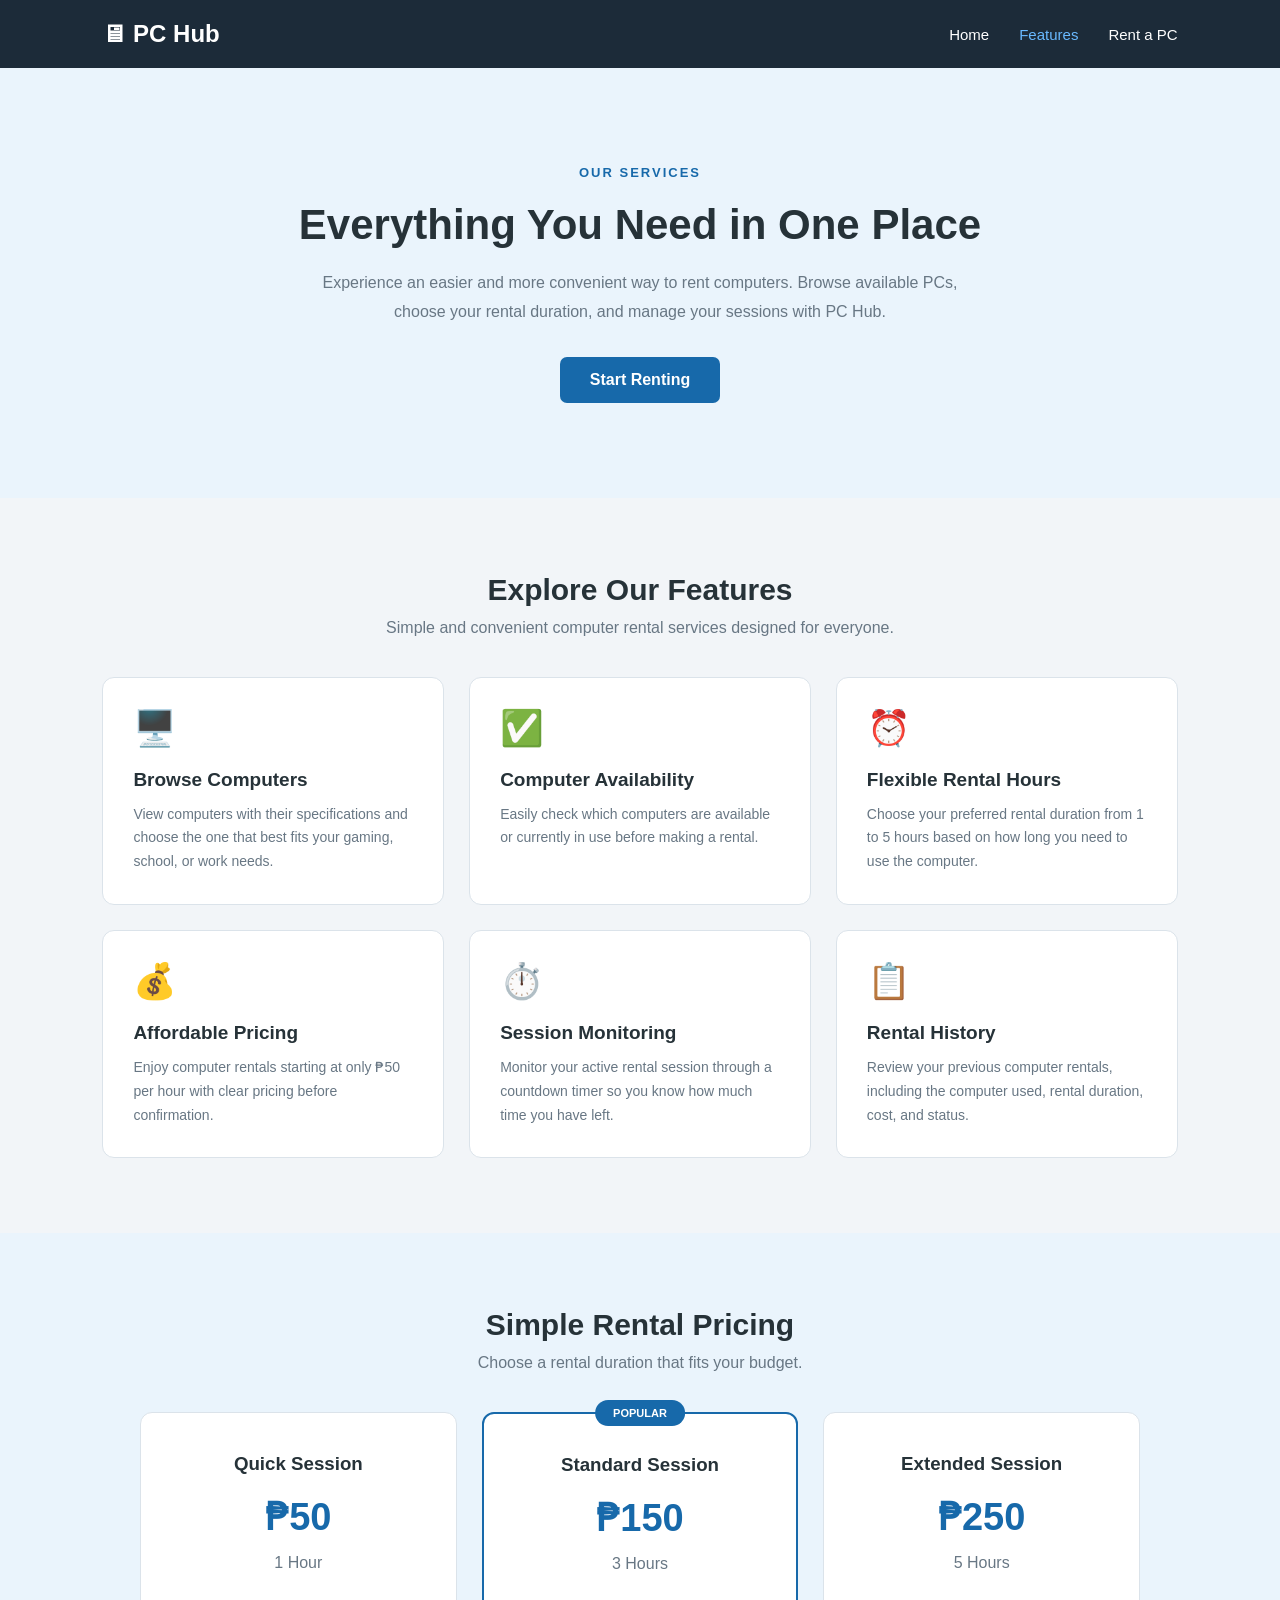
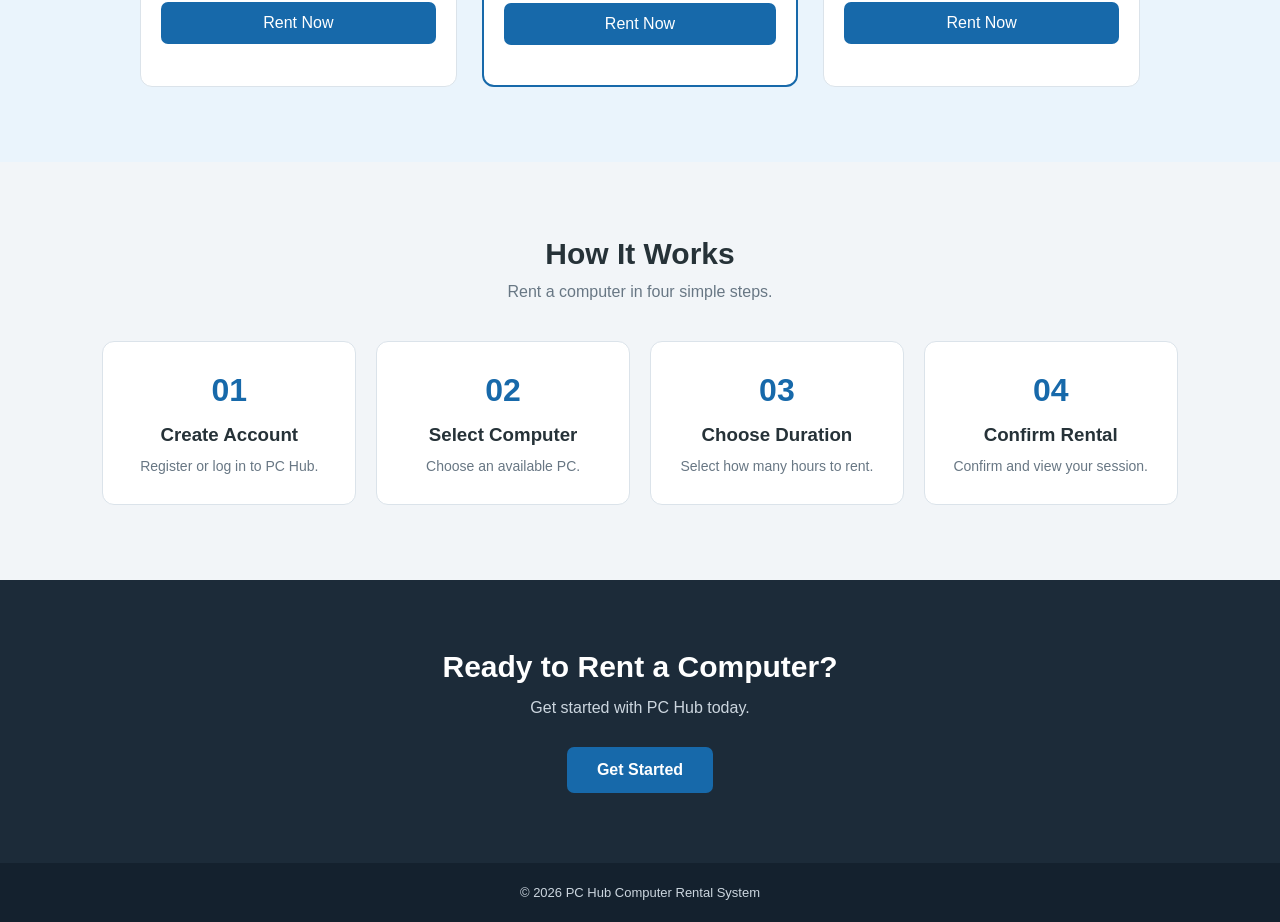
<file: features.html>
<!DOCTYPE html>
<html lang="en">
<head>
    <meta charset="UTF-8">
    <meta name="viewport" content="width=device-width, initial-scale=1.0">
    <title>Features | PC Hub</title>
    <link rel="stylesheet" href="features.css">
</head>
<body>

    <header class="navbar">
        <div class="logo">🖥 PC Hub</div>

        <nav>
            <a href="index.html">Home</a>
            <a href="features.html" class="active">Features</a>
            <a href="index.html">Rent a PC</a>
        </nav>
    </header>

    <section class="hero">
        <span class="tag">OUR SERVICES</span>

        <h1>Everything You Need in One Place</h1>

        <p>
            Experience an easier and more convenient way
            to rent computers. Browse available PCs,
            choose your rental duration, and manage
            your sessions with PC Hub.
        </p>

        <a href="index.html" class="main-btn">
            Start Renting
        </a>
    </section>

    <section class="features">
        <div class="section-title">
            <h2>Explore Our Features</h2>
            <p>
                Simple and convenient computer rental
                services designed for everyone.
            </p>
        </div>

        <div class="feature-grid">

            <div class="feature-card">
                <div class="icon">🖥️</div>
                <h3>Browse Computers</h3>
                <p>
                    View computers with their specifications
                    and choose the one that best fits your
                    gaming, school, or work needs.
                </p>
            </div>

            <div class="feature-card">
                <div class="icon">✅</div>
                <h3>Computer Availability</h3>
                <p>
                    Easily check which computers are
                    available or currently in use
                    before making a rental.
                </p>
            </div>

            <div class="feature-card">
                <div class="icon">⏰</div>
                <h3>Flexible Rental Hours</h3>
                <p>
                    Choose your preferred rental duration
                    from 1 to 5 hours based on how long
                    you need to use the computer.
                </p>
            </div>

            <div class="feature-card">
                <div class="icon">💰</div>
                <h3>Affordable Pricing</h3>
                <p>
                    Enjoy computer rentals starting
                    at only ₱50 per hour with
                    clear pricing before confirmation.
                </p>
            </div>

            <div class="feature-card">
                <div class="icon">⏱️</div>
                <h3>Session Monitoring</h3>
                <p>
                    Monitor your active rental session
                    through a countdown timer so you
                    know how much time you have left.
                </p>
            </div>

            <div class="feature-card">
                <div class="icon">📋</div>
                <h3>Rental History</h3>
                <p>
                    Review your previous computer rentals,
                    including the computer used,
                    rental duration, cost, and status.
                </p>
            </div>

        </div>
    </section>

    <section class="pricing">
        <div class="section-title">
            <h2>Simple Rental Pricing</h2>
            <p>Choose a rental duration that fits your budget.</p>
        </div>

        <div class="pricing-grid">

            <div class="price-card">
                <h3>Quick Session</h3>
                <div class="price">₱50</div>
                <p>1 Hour</p>
                <a href="index.html" class="price-btn">Rent Now</a>
            </div>

            <div class="price-card popular">
                <span class="popular-tag">POPULAR</span>
                <h3>Standard Session</h3>
                <div class="price">₱150</div>
                <p>3 Hours</p>
                <a href="index.html" class="price-btn">Rent Now</a>
            </div>

            <div class="price-card">
                <h3>Extended Session</h3>
                <div class="price">₱250</div>
                <p>5 Hours</p>
                <a href="index.html" class="price-btn">Rent Now</a>
            </div>

        </div>
    </section>


    <section class="steps">
        <div class="section-title">
            <h2>How It Works</h2>
            <p>Rent a computer in four simple steps.</p>
        </div>

        <div class="step-grid">
            <div class="step-card">
                <span>01</span>
                <h3>Create Account</h3>
                <p>Register or log in to PC Hub.</p>
            </div>

            <div class="step-card">
                <span>02</span>
                <h3>Select Computer</h3>
                <p>Choose an available PC.</p>
            </div>

            <div class="step-card">
                <span>03</span>
                <h3>Choose Duration</h3>
                <p>Select how many hours to rent.</p>
            </div>

            <div class="step-card">
                <span>04</span>
                <h3>Confirm Rental</h3>
                <p>Confirm and view your session.</p>
            </div>
        </div>
    </section>


    <section class="cta">
        <h2>Ready to Rent a Computer?</h2>
        <p>Get started with PC Hub today.</p>
        <a href="index.html" class="main-btn">Get Started</a>
    </section>

    <footer>
        <p>© 2026 PC Hub Computer Rental System</p>
    </footer>

</body>
</html>
</file>
<file: features.css>
* {
    margin: 0;
    padding: 0;
    box-sizing: border-box;
}

body {
    font-family: Arial, sans-serif;
    background: #f2f5f8;
    color: #263238;
}

a {
    text-decoration: none;
}


.navbar {
    background: #1c2b39;
    color: white;
    padding: 20px 8%;
    display: flex;
    justify-content: space-between;
    align-items: center;
}

.logo {
    font-size: 24px;
    font-weight: bold;
}

.navbar nav {
    display: flex;
    gap: 30px;
}

.navbar nav a {
    color: white;
    font-size: 15px;
}

.navbar nav a:hover,
.navbar nav a.active {
    color: #69b9ff;
}



.hero {
    text-align: center;
    padding: 95px 20px;
    background: #eaf4fc;
}

.tag {
    color: #1769aa;
    font-weight: bold;
    font-size: 13px;
    letter-spacing: 2px;
}

.hero h1 {
    font-size: 42px;
    margin: 20px 0;
}

.hero p {
    max-width: 650px;
    margin: 0 auto 30px;
    color: #687784;
    line-height: 1.8;
}

.main-btn {
    display: inline-block;
    background: #1769aa;
    color: white;
    padding: 14px 30px;
    border-radius: 7px;
    font-weight: bold;
}

.main-btn:hover {
    background: #11558c;
}


.features,
.pricing,
.steps {
    padding: 75px 8%;
}

.section-title {
    text-align: center;
    margin-bottom: 40px;
}

.section-title h2 {
    font-size: 30px;
    margin-bottom: 12px;
}

.section-title p {
    color: #687784;
}

.feature-grid {
    display: grid;
    grid-template-columns: repeat(3, 1fr);
    gap: 25px;
}

.feature-card {
    background: white;
    padding: 30px;
    border: 1px solid #dbe3ea;
    border-radius: 12px;
    transition: 0.3s;
}

.feature-card:hover {
    transform: translateY(-5px);
    box-shadow: 0 8px 20px #00000012;
}

.icon {
    font-size: 35px;
    margin-bottom: 20px;
}

.feature-card h3 {
    margin-bottom: 12px;
    font-size: 19px;
}

.feature-card p {
    color: #687784;
    line-height: 1.7;
    font-size: 14px;
}


.pricing {
    background: #eaf4fc;
}

.pricing-grid {
    display: grid;
    grid-template-columns: repeat(3, 1fr);
    gap: 25px;
    max-width: 1000px;
    margin: auto;
}

.price-card {
    background: white;
    text-align: center;
    padding: 40px 20px;
    border: 1px solid #dbe3ea;
    border-radius: 12px;
    position: relative;
}

.price-card h3 {
    margin-bottom: 20px;
}

.price {
    font-size: 38px;
    font-weight: bold;
    color: #1769aa;
}

.price-card p {
    color: #687784;
    margin: 15px 0 30px;
}

.price-btn {
    display: block;
    background: #1769aa;
    color: white;
    padding: 12px;
    border-radius: 7px;
}

.price-btn:hover {
    background: #11558c;
}

.popular {
    border: 2px solid #1769aa;
}

.popular-tag {
    position: absolute;
    top: -14px;
    left: 50%;
    transform: translateX(-50%);
    background: #1769aa;
    color: white;
    padding: 7px 18px;
    border-radius: 20px;
    font-size: 11px;
    font-weight: bold;
}

.step-grid {
    display: grid;
    grid-template-columns: repeat(4, 1fr);
    gap: 20px;
}

.step-card {
    text-align: center;
    background: white;
    padding: 30px 20px;
    border: 1px solid #dbe3ea;
    border-radius: 12px;
}

.step-card span {
    display: block;
    font-size: 32px;
    font-weight: bold;
    color: #1769aa;
    margin-bottom: 15px;
}

.step-card h3 {
    margin-bottom: 12px;
}

.step-card p {
    color: #687784;
    font-size: 14px;
}


.cta {
    background: #1c2b39;
    color: white;
    text-align: center;
    padding: 70px 20px;
}

.cta h2 {
    font-size: 30px;
    margin-bottom: 15px;
}

.cta p {
    margin-bottom: 30px;
    color: #ccd6df;
}


footer {
    background: #14212e;
    color: #ccd6df;
    padding: 22px;
    text-align: center;
    font-size: 13px;
}


@media (max-width: 900px) {
    .feature-grid,
    .pricing-grid {
        grid-template-columns: repeat(2, 1fr);
    }

    .step-grid {
        grid-template-columns: repeat(2, 1fr);
    }
}

@media (max-width: 600px) {
    .navbar {
        flex-direction: column;
        gap: 18px;
    }

    .navbar nav {
        gap: 15px;
        flex-wrap: wrap;
        justify-content: center;
    }

    .hero h1 {
        font-size: 30px;
    }

    .feature-grid,
    .pricing-grid,
    .step-grid {
        grid-template-columns: 1fr;
    }

    .features,
    .pricing,
    .steps {
        padding: 50px 6%;
    }
}
</file>
